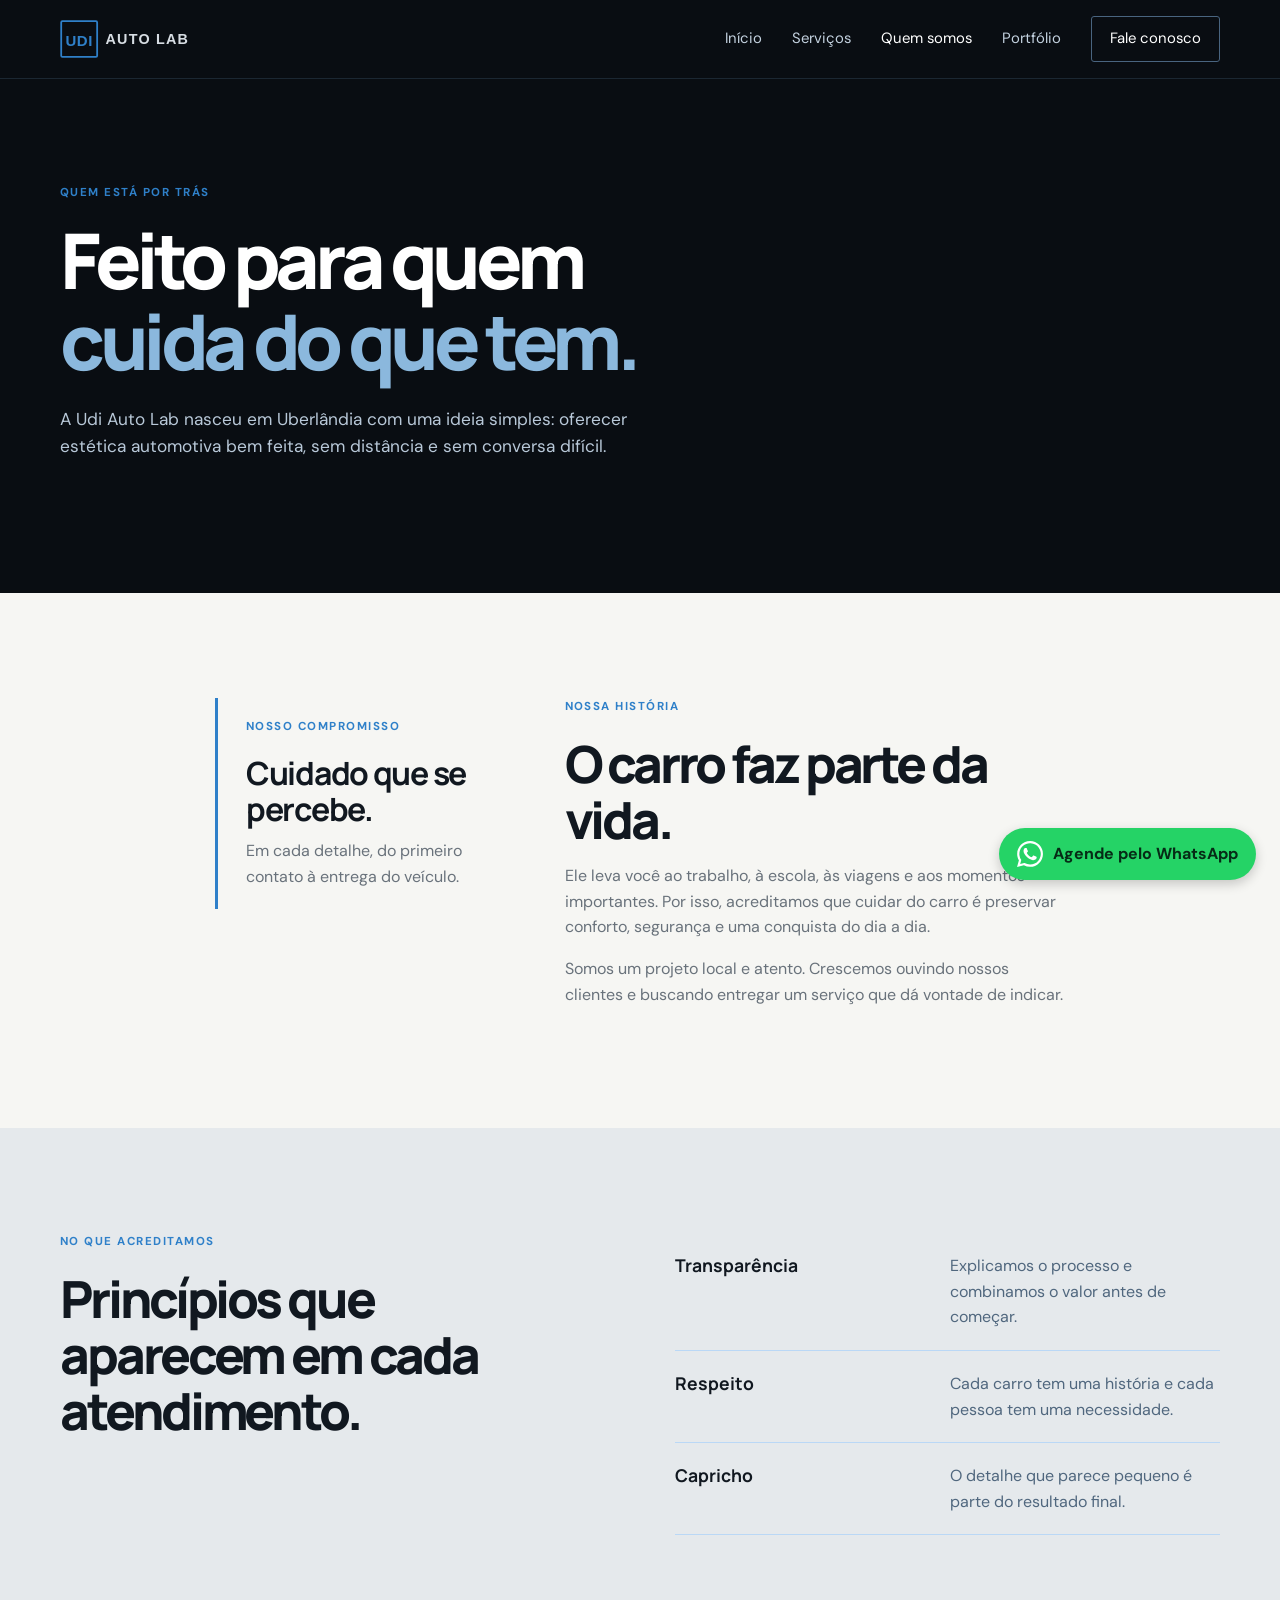
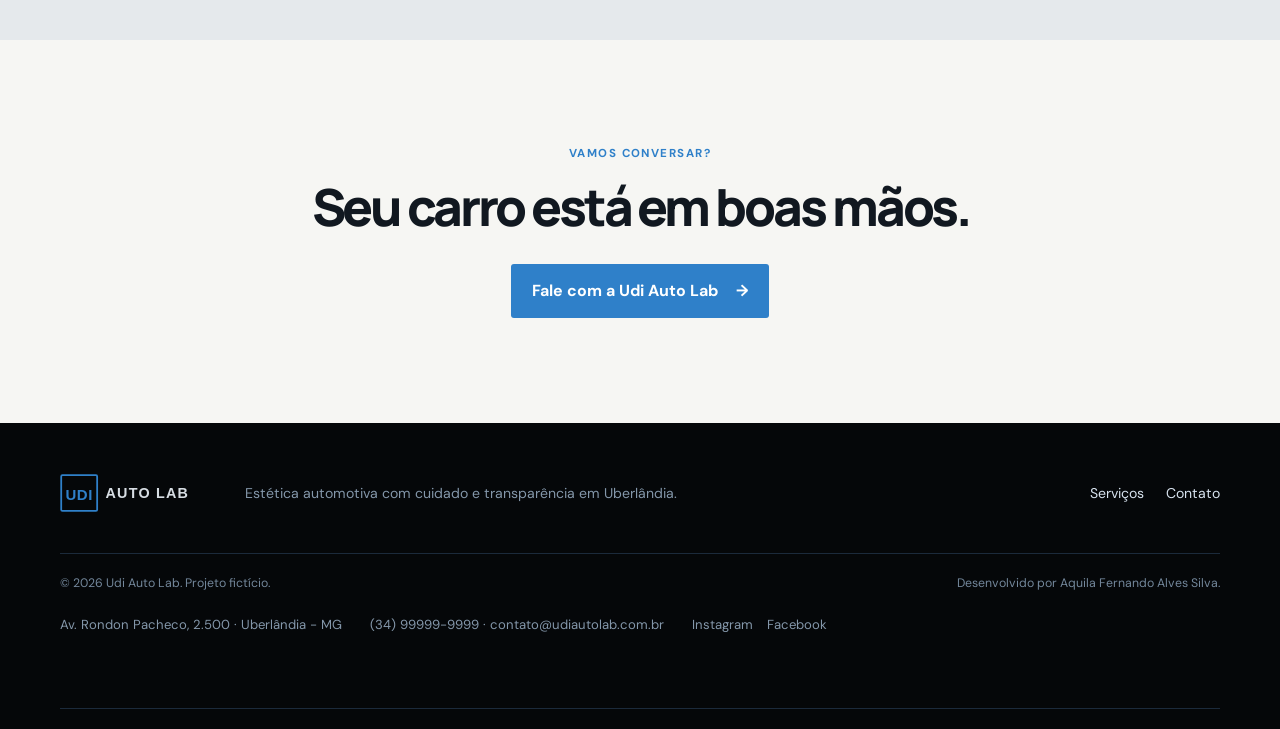
<file: quem-somos.html>
<!doctype html>
<html lang="pt-BR">
  <head>
    <meta charset="UTF-8" />
    <meta name="viewport" content="width=device-width, initial-scale=1" />
    <meta
      name="description"
      content="Saiba como nasceu a Udi Auto Lab, estética automotiva de Uberlândia que acredita em cuidado acessível e atendimento próximo."
    />
    <meta name="author" content="Aquila Fernando Alves Silva" />
    <meta name="theme-color" content="#07111f" />
    <link rel="icon" href="assets/logo.svg" type="image/svg+xml" />
    <link rel="stylesheet" href="css/styles.css" />
    <title>Quem somos | Udi Auto Lab</title>
  </head>
  <body>
    <a class="skip-link" href="#conteudo">Pular para o conteúdo</a>
    <header class="site-header">
      <div class="container header-inner">
        <a
          class="brand"
          href="index.html"
          aria-label="Udi Auto Lab, página inicial"
          ><img
            src="assets/logo.svg"
            alt="Udi Auto Lab"
            width="145"
            height="38" /></a
        ><button
          class="menu-toggle"
          type="button"
          aria-expanded="false"
          aria-controls="menu-principal"
        >
          Menu
        </button>
        <nav
          id="menu-principal"
          class="main-nav"
          aria-label="Navegação principal"
        >
          <a href="index.html">Início</a><a href="servicos.html">Serviços</a
          ><a class="is-active" href="quem-somos.html" aria-current="page"
            >Quem somos</a
          ><a class="nav-cta" href="contato.html">Fale conosco</a>
        </nav>
      </div>
    </header>
    <main id="conteudo">
      <section class="page-intro">
        <div class="container">
          <p class="eyebrow">Quem está por trás</p>
          <h1>Feito para quem<br /><span>cuida do que tem.</span></h1>
          <p>
            A Udi Auto Lab nasceu em Uberlândia com uma ideia simples: oferecer
            estética automotiva bem feita, sem distância e sem conversa difícil.
          </p>
        </div>
      </section>
      <section class="section section-light">
        <div class="container story-grid">
          <div class="story-highlight">
            <p class="eyebrow">Nosso compromisso</p>
            <strong>Cuidado que se percebe.</strong>
            <p>Em cada detalhe, do primeiro contato à entrega do veículo.</p>
          </div>
          <div>
            <p class="eyebrow">Nossa história</p>
            <h2>O carro faz parte da vida.</h2>
            <p>
              Ele leva você ao trabalho, à escola, às viagens e aos momentos
              importantes. Por isso, acreditamos que cuidar do carro é preservar
              conforto, segurança e uma conquista do dia a dia.
            </p>
            <p>
              Somos um projeto local e atento. Crescemos ouvindo nossos clientes
              e buscando entregar um serviço que dá vontade de indicar.
            </p>
          </div>
        </div>
      </section>
      <section class="section section-blue">
        <div class="container values-grid">
          <div>
            <p class="eyebrow">No que acreditamos</p>
            <h2>Princípios que aparecem em cada atendimento.</h2>
          </div>
          <div class="value-list">
            <div>
              <b>Transparência</b
              ><span
                >Explicamos o processo e combinamos o valor antes de
                começar.</span
              >
            </div>
            <div>
              <b>Respeito</b
              ><span
                >Cada carro tem uma história e cada pessoa tem uma
                necessidade.</span
              >
            </div>
            <div>
              <b>Capricho</b
              ><span
                >O detalhe que parece pequeno é parte do resultado final.</span
              >
            </div>
          </div>
        </div>
      </section>
      <section class="section section-light">
        <div class="container center-content">
          <p class="eyebrow">Vamos conversar?</p>
          <h2>Seu carro está em boas mãos.</h2>
          <a class="button button-primary" href="contato.html"
            >Fale com a Udi Auto Lab <span aria-hidden="true">→</span></a
          >
        </div>
      </section>
    </main>
    <footer class="site-footer">
      <div class="container footer-top">
        <a class="brand" href="index.html"
          ><img
            src="assets/logo.svg"
            alt="Udi Auto Lab"
            width="145"
            height="38"
        /></a>
        <p>Estética automotiva com cuidado e transparência em Uberlândia.</p>
        <div class="footer-links">
          <a href="servicos.html">Serviços</a><a href="contato.html">Contato</a>
        </div>
      </div>
      <div class="container footer-bottom">
        <span>© 2026 Udi Auto Lab. Projeto fictício.</span
        ><span>Desenvolvido por Aquila Fernando Alves Silva.</span>
      </div>
    </footer>
    <script src="js/main.js" defer></script>
  </body>
</html>
</file>
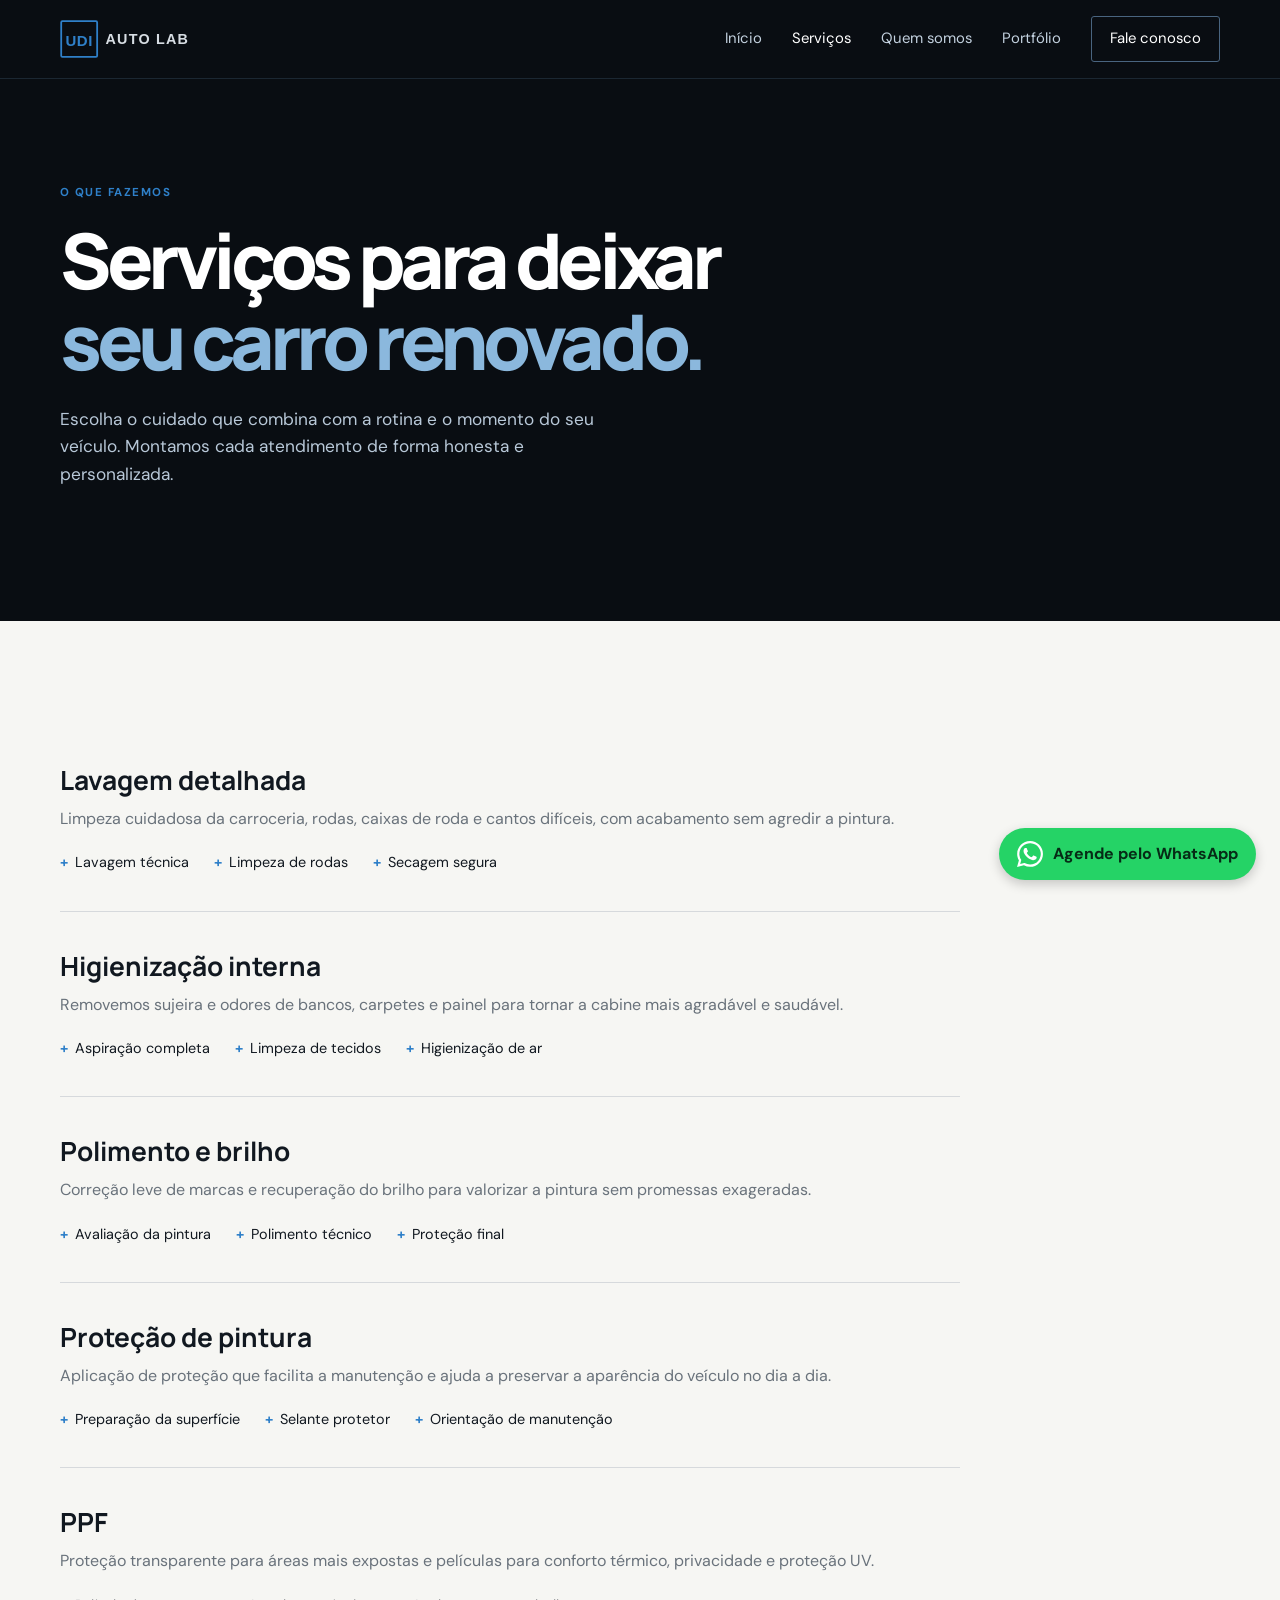
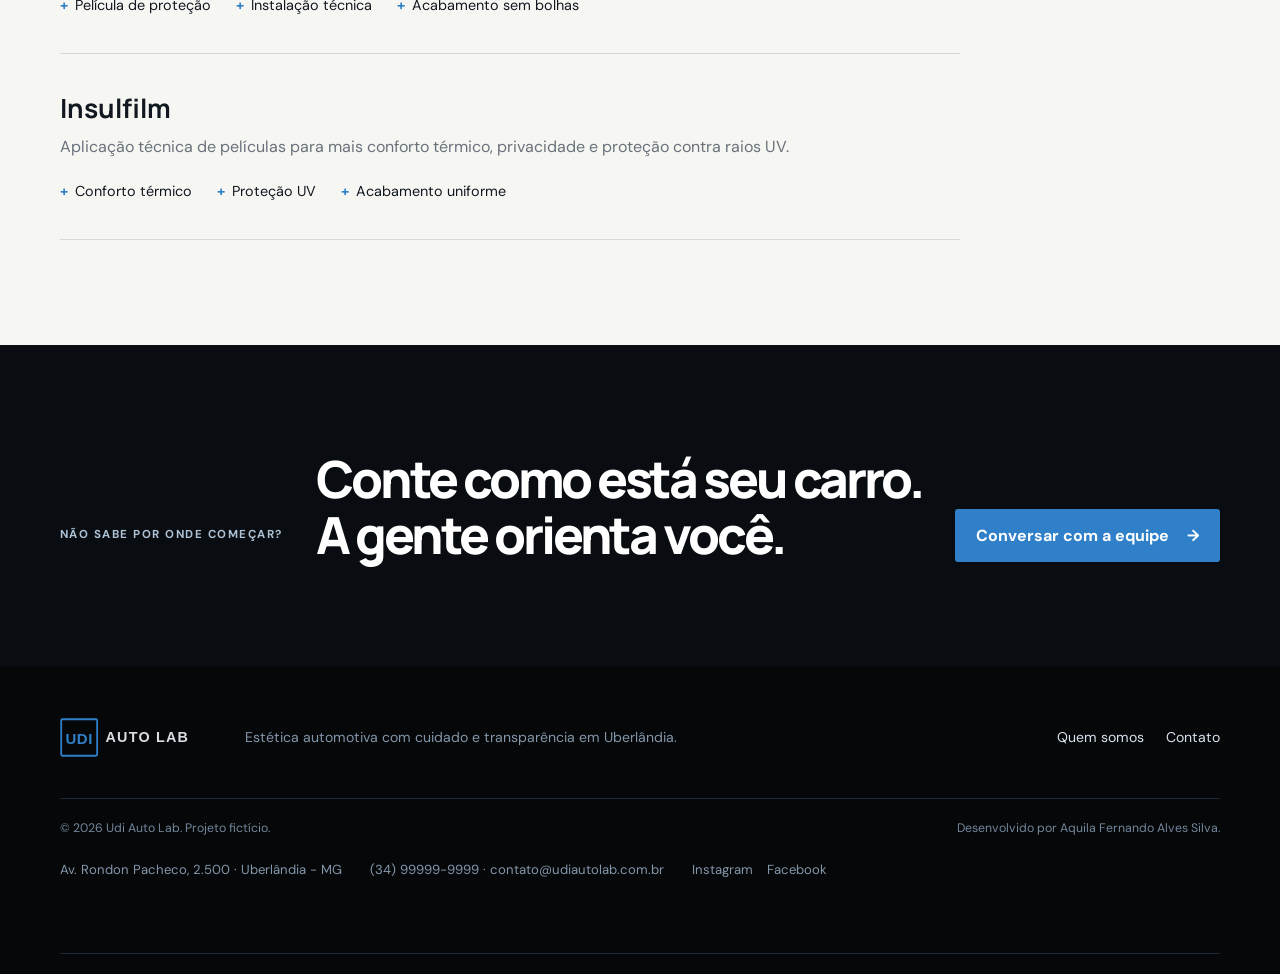
<file: servicos.html>
<!doctype html>
<html lang="pt-BR">
  <head>
    <meta charset="UTF-8" />
    <meta name="viewport" content="width=device-width, initial-scale=1" />
    <meta
      name="description"
      content="Conheça os serviços de estética automotiva da Udi Auto Lab em Uberlândia: lavagem detalhada, higienização, polimento e proteção."
    />
    <meta name="author" content="Aquila Fernando Alves Silva" />
    <meta name="theme-color" content="#07111f" />
    <link rel="icon" href="assets/logo.svg" type="image/svg+xml" />
    <link rel="stylesheet" href="css/styles.css" />
    <title>Serviços | Udi Auto Lab</title>
  </head>
  <body>
    <a class="skip-link" href="#conteudo">Pular para o conteúdo</a>
    <header class="site-header">
      <div class="container header-inner">
        <a
          class="brand"
          href="index.html"
          aria-label="Udi Auto Lab, página inicial"
          ><img
            src="assets/logo.svg"
            alt="Udi Auto Lab"
            width="145"
            height="38" /></a
        ><button
          class="menu-toggle"
          type="button"
          aria-expanded="false"
          aria-controls="menu-principal"
        >
          Menu
        </button>
        <nav
          id="menu-principal"
          class="main-nav"
          aria-label="Navegação principal"
        >
          <a href="index.html">Início</a
          ><a class="is-active" href="servicos.html" aria-current="page"
            >Serviços</a
          ><a href="quem-somos.html">Quem somos</a
          ><a class="nav-cta" href="contato.html">Fale conosco</a>
        </nav>
      </div>
    </header>
    <main id="conteudo">
      <section class="page-intro">
        <div class="container">
          <p class="eyebrow">O que fazemos</p>
          <h1>Serviços para deixar<br /><span>seu carro renovado.</span></h1>
          <p>
            Escolha o cuidado que combina com a rotina e o momento do seu
            veículo. Montamos cada atendimento de forma honesta e personalizada.
          </p>
        </div>
      </section>
      <section class="section section-light">
        <div class="container service-list">
          <article id="lavagem" class="service-row">
            <div>
              <h2>Lavagem detalhada</h2>
              <p>
                Limpeza cuidadosa da carroceria, rodas, caixas de roda e cantos
                difíceis, com acabamento sem agredir a pintura.
              </p>
              <ul>
                <li>Lavagem técnica</li>
                <li>Limpeza de rodas</li>
                <li>Secagem segura</li>
              </ul>
            </div>
          </article>
          <article id="higienizacao" class="service-row">
            <div>
              <h2>Higienização interna</h2>
              <p>
                Removemos sujeira e odores de bancos, carpetes e painel para
                tornar a cabine mais agradável e saudável.
              </p>
              <ul>
                <li>Aspiração completa</li>
                <li>Limpeza de tecidos</li>
                <li>Higienização de ar</li>
              </ul>
            </div>
          </article>
          <article id="polimento" class="service-row">
            <div>
              <h2>Polimento e brilho</h2>
              <p>
                Correção leve de marcas e recuperação do brilho para valorizar a
                pintura sem promessas exageradas.
              </p>
              <ul>
                <li>Avaliação da pintura</li>
                <li>Polimento técnico</li>
                <li>Proteção final</li>
              </ul>
            </div>
          </article>
          <article id="vitrificacao" class="service-row">
            <div>
              <h2>Proteção de pintura</h2>
              <p>
                Aplicação de proteção que facilita a manutenção e ajuda a
                preservar a aparência do veículo no dia a dia.
              </p>
              <ul>
                <li>Preparação da superfície</li>
                <li>Selante protetor</li>
                <li>Orientação de manutenção</li>
              </ul>
            </div>
          </article>
          <article id="ppf" class="service-row">
            <div>
              <h2>PPF</h2>
              <p>Proteção transparente para áreas mais expostas e películas para conforto térmico, privacidade e proteção UV.</p>
              <ul><li>Película de proteção</li><li>Instalação técnica</li><li>Acabamento sem bolhas</li></ul>
            </div>
          </article>
          <article id="insulfilm" class="service-row">
            <div>
              <h2>Insulfilm</h2>
              <p>Aplicação técnica de películas para mais conforto térmico, privacidade e proteção contra raios UV.</p>
              <ul><li>Conforto térmico</li><li>Proteção UV</li><li>Acabamento uniforme</li></ul>
            </div>
          </article>
        </div>
      </section>
      <section class="section section-dark">
        <div class="container callout">
          <p class="eyebrow">Não sabe por onde começar?</p>
          <h2>
            Conte como está seu carro.<br />
            A gente orienta você.
          </h2>
          <a class="button button-primary" href="contato.html"
            >Conversar com a equipe <span aria-hidden="true">→</span></a
          >
        </div>
      </section>
    </main>
    <footer class="site-footer">
      <div class="container footer-top">
        <a class="brand" href="index.html"
          ><img
            src="assets/logo.svg"
            alt="Udi Auto Lab"
            width="145"
            height="38"
        /></a>
        <p>Estética automotiva com cuidado e transparência em Uberlândia.</p>
        <div class="footer-links">
          <a href="quem-somos.html">Quem somos</a
          ><a href="contato.html">Contato</a>
        </div>
      </div>
      <div class="container footer-bottom">
        <span>© 2026 Udi Auto Lab. Projeto fictício.</span
        ><span>Desenvolvido por Aquila Fernando Alves Silva.</span>
      </div>
    </footer>
    <script src="js/main.js" defer></script>
  </body>
</html>
</file>
<file: css/styles.css>
@import url("https://fonts.googleapis.com/css2?family=DM+Sans:wght@400;500;600;700&family=Manrope:wght@600;700;800&display=swap");
:root {
  --navy: #07111f;
  --navy-light: #0d1e33;
  --blue: #2f8cff;
  --blue-light: #8fc5ff;
  --white: #f8fbff;
  --ink: #102033;
  --muted: #607083;
  --line: #dce6ef;
  --container: 1160px;
  --radius: 18px;
}
* {
  box-sizing: border-box;
}
html {
  scroll-behavior: smooth;
}
body {
  margin: 0;
  color: var(--ink);
  font-family: "DM Sans", Arial, sans-serif;
  line-height: 1.6;
  background: var(--white);
}
a {
  color: inherit;
  text-decoration: none;
}
button,
input,
select,
textarea {
  font: inherit;
}
.container {
  width: min(var(--container), calc(100% - 48px));
  margin: auto;
}
.skip-link {
  position: absolute;
  left: 16px;
  top: -60px;
  background: var(--blue);
  color: #fff;
  padding: 10px 16px;
  z-index: 10;
}
.skip-link:focus {
  top: 16px;
}
.site-header {
  background: var(--navy);
  color: #fff;
}
.header-inner {
  display: flex;
  align-items: center;
  justify-content: space-between;
  min-height: 78px;
}
.brand {
  display: flex;
  align-items: center;
  gap: 10px;
  font-weight: 500;
  letter-spacing: -0.02em;
}
.brand img {
  width: 145px;
  height: auto;
}
.brand strong {
  font-weight: 800;
}
.main-nav {
  display: flex;
  align-items: center;
  gap: 30px;
  font-size: 0.93rem;
  color: #c3d1df;
}
.main-nav a {
  transition: color 0.2s;
}
.main-nav a:hover,
.main-nav .is-active {
  color: #fff;
}
.nav-cta {
  padding: 10px 18px;
  border: 1px solid #49647f;
  border-radius: 99px;
  color: #fff !important;
}
.menu-toggle {
  display: none;
  background: none;
  color: #fff;
  border: 1px solid #49647f;
  border-radius: 8px;
  padding: 7px 11px;
}
.hero {
  background: var(--navy);
  color: #fff;
  overflow: hidden;
}
.hero-grid {
  display: grid;
  grid-template-columns: 1fr 1fr;
  min-height: 600px;
  align-items: center;
  gap: 40px;
}
.eyebrow {
  text-transform: uppercase;
  letter-spacing: 0.13em;
  font-size: 0.72rem;
  font-weight: 700;
  color: var(--blue);
  margin: 0 0 18px;
}
.hero h1,
.page-intro h1,
.contact-section h1 {
  font:
    800 clamp(2.7rem, 6vw, 5.3rem)/1.05 Manrope,
    Arial,
    sans-serif;
  letter-spacing: -0.07em;
  margin: 0 0 24px;
}
.hero h1 span,
.page-intro h1 span,
.contact-section h1 span {
  color: var(--blue-light);
}
.hero-text {
  max-width: 550px;
  color: #b8c8d8;
  font-size: 1.08rem;
}
.button-group {
  display: flex;
  gap: 12px;
  flex-wrap: wrap;
  margin: 30px 0;
}
.button {
  display: inline-flex;
  justify-content: center;
  align-items: center;
  gap: 18px;
  border-radius: 99px;
  padding: 13px 20px;
  font-weight: 700;
  border: 1px solid transparent;
  transition:
    transform 0.2s,
    background 0.2s;
}
.button:hover {
  transform: translateY(-2px);
}
.button-primary {
  background: var(--blue);
  color: white;
}
.button-primary:hover {
  background: #197be8;
}
.button-ghost {
  border-color: #4b6783;
  color: #fff;
}
.hero-proof {
  display: flex;
  gap: 28px;
  color: #8296aa;
  font-size: 0.82rem;
}
.hero-proof strong {
  color: #fff;
  margin-right: 7px;
}
.hero-visual {
  position: relative;
  min-height: 480px;
  display: flex;
  align-items: center;
  justify-content: center;
}
.glow {
  position: absolute;
  width: 380px;
  height: 380px;
  background: radial-gradient(circle, #1473d4 0%, transparent 68%);
  opacity: 0.45;
}
.hero-car {
  position: relative;
  width: 90%;
  height: auto;
  filter: drop-shadow(0 15px 30px #020a14);
}
.visual-card {
  position: absolute;
  top: 65px;
  right: 0;
  background: #102a47;
  border: 1px solid #31506e;
  padding: 13px 17px;
  border-radius: 10px;
  font-size: 0.75rem;
  text-transform: uppercase;
  letter-spacing: 0.1em;
  color: #9fcaef;
  z-index: 1;
}
.visual-card strong {
  display: block;
  color: #fff;
  font-size: 0.95rem;
  letter-spacing: 0;
  text-transform: none;
}
.visual-line {
  position: absolute;
  bottom: 78px;
  width: 95%;
  height: 1px;
  background: linear-gradient(90deg, transparent, var(--blue), transparent);
}
.section {
  padding: 105px 0;
}
.section-light {
  background: var(--white);
}
.section-dark {
  background: var(--navy);
  color: #fff;
}
.section-blue {
  background: #e7f2ff;
}
.section-heading {
  display: flex;
  justify-content: space-between;
  gap: 50px;
  margin-bottom: 45px;
}
.section-heading h2,
.split-banner h2,
.callout h2,
.story-grid h2,
.values-grid h2,
.center-content h2 {
  font: 800 clamp(2rem, 4vw, 3.5rem)/1.1 Manrope;
  margin: 0;
  letter-spacing: -0.06em;
}
.section-heading > p {
  max-width: 300px;
  color: var(--muted);
}
.feature-grid {
  display: grid;
  grid-template-columns: repeat(3, 1fr);
  gap: 18px;
}
.feature-card {
  border-top: 2px solid var(--line);
  padding: 25px 15px;
}
.feature-number,
.service-index {
  font-weight: 700;
  color: var(--blue);
  font-size: 0.8rem;
  letter-spacing: 0.08em;
}
.feature-card h3 {
  font: 700 1.25rem Manrope;
  margin: 28px 0 8px;
}
.feature-card p,
.service-row p {
  color: var(--muted);
  margin: 0;
}
.split-banner {
  display: grid;
  grid-template-columns: 1fr 1fr;
  gap: 70px;
  align-items: end;
}
.split-banner p,
.callout p {
  color: #aec2d6;
  max-width: 450px;
}
.text-link {
  color: var(--blue-light);
  font-weight: 700;
  display: inline-block;
  margin-top: 15px;
}
.site-footer {
  background: #040b14;
  color: #d8e3ef;
  padding: 45px 0 20px;
  font-size: 0.88rem;
}
.footer-top {
  display: flex;
  align-items: center;
  gap: 40px;
  border-bottom: 1px solid #1b2a3b;
  padding-bottom: 35px;
}
.footer-top > p {
  color: #8497aa;
  flex: 1;
}
.footer-links {
  display: flex;
  gap: 22px;
}
.footer-links a:hover {
  color: var(--blue-light);
}
.footer-bottom {
  display: flex;
  justify-content: space-between;
  gap: 15px;
  color: #73879b;
  padding-top: 20px;
  font-size: 0.77rem;
}
.page-intro {
  background: var(--navy);
  color: white;
  padding: 105px 0 115px;
}
.page-intro p:last-child {
  max-width: 570px;
  color: #b8c8d8;
  font-size: 1.08rem;
}
.service-list {
  max-width: 970px;
}
.service-row {
  display: grid;
  grid-template-columns: 70px 1fr 130px;
  gap: 28px;
  padding: 36px 0;
  border-bottom: 1px solid var(--line);
  align-items: start;
}
.service-row h2 {
  font: 700 1.55rem Manrope;
  margin: 0 0 8px;
}
.service-row ul {
  display: flex;
  flex-wrap: wrap;
  gap: 8px 25px;
  padding: 0;
  margin: 20px 0 0;
  list-style: none;
  color: var(--ink);
  font-size: 0.9rem;
}
.service-row li:before {
  content: "+";
  color: var(--blue);
  font-weight: 700;
  margin-right: 7px;
}
.service-tag {
  text-align: right;
  color: var(--muted);
  font-size: 0.75rem;
  font-weight: 500;
}
.service-tag b {
  color: var(--ink);
  font-size: 1.25rem;
}
.callout {
  display: flex;
  justify-content: space-between;
  align-items: end;
  gap: 30px;
}
.story-grid {
  display: grid;
  grid-template-columns: 220px 1fr;
  gap: 80px;
  max-width: 850px;
}
.story-mark {
  font: 800 7rem/0.68 Manrope;
  color: var(--blue);
  letter-spacing: -0.2em;
  opacity: 0.9;
}
.story-mark span {
  color: var(--ink);
}
.story-grid p:not(.eyebrow) {
  max-width: 650px;
  color: var(--muted);
}
.values-grid {
  display: grid;
  grid-template-columns: 1fr 1fr;
  gap: 70px;
}
.value-list > div {
  padding: 20px 0;
  border-bottom: 1px solid #bad8f6;
  display: flex;
  justify-content: space-between;
  gap: 20px;
}
.value-list b {
  font: 700 1.1rem Manrope;
}
.value-list span {
  color: #50677e;
  max-width: 270px;
}
.center-content {
  text-align: center;
}
.center-content .eyebrow {
  margin-bottom: 14px;
}
.center-content .button {
  margin-top: 30px;
}
.contact-section {
  background: var(--navy);
  color: #fff;
  padding: 90px 0;
}
.contact-grid {
  display: grid;
  grid-template-columns: 1fr 1fr;
  gap: 80px;
  align-items: start;
}
.contact-details {
  border-top: 1px solid #29405a;
  margin-top: 45px;
  padding-top: 20px;
  display: grid;
  gap: 18px;
}
.contact-details span {
  display: block;
  color: #86a0ba;
  font-size: 0.75rem;
  text-transform: uppercase;
  letter-spacing: 0.1em;
}
.contact-details strong {
  font-size: 1rem;
}
.form-card {
  background: #fff;
  color: var(--ink);
  border-radius: var(--radius);
  padding: 35px;
  box-shadow: 0 20px 60px #0004;
}
.form-card h2 {
  font: 700 1.6rem Manrope;
  margin: 0;
}
.form-intro {
  color: var(--muted);
  font-size: 0.9rem;
  margin: 5px 0 25px;
}
.field {
  margin: 15px 0;
}
.field label {
  display: block;
  font-size: 0.85rem;
  font-weight: 700;
  margin-bottom: 6px;
}
.field label span {
  font-weight: 400;
  color: var(--muted);
}
input,
select,
textarea {
  width: 100%;
  border: 1px solid #cad8e4;
  border-radius: 8px;
  padding: 11px 12px;
  color: var(--ink);
  background: #fff;
}
textarea {
  resize: vertical;
}
input:focus,
select:focus,
textarea:focus {
  outline: 3px solid #b4d8ff;
  border-color: var(--blue);
}
.field-error {
  display: block;
  color: #c43838;
  font-size: 0.76rem;
  min-height: 17px;
}
.consent {
  display: flex;
  align-items: flex-start;
  gap: 9px;
  font-size: 0.78rem;
  color: var(--muted);
  margin: 13px 0;
}
.consent input {
  width: auto;
  margin-top: 4px;
}
.consent a {
  color: #1766af;
  text-decoration: underline;
}
.button-full {
  width: 100%;
  cursor: pointer;
}
.form-status {
  font-size: 0.85rem;
  margin: 15px 0 0;
  text-align: center;
  min-height: 1.4em;
}
.form-status.is-success {
  color: #167548;
}
.form-status.is-error {
  color: #b32e2e;
}
.privacy-note {
  background: #e7f2ff;
  padding: 40px 0;
}
.privacy-note h2 {
  font: 700 1.2rem Manrope;
}
.privacy-note p {
  max-width: 800px;
  color: #50677e;
  font-size: 0.9rem;
}
@media (max-width: 1023px) {
  .hero-grid {
    min-height: 520px;
  }
  .hero h1 {
    font-size: 4rem;
  }
  .section {
    padding: 80px 0;
  }
  .container {
    width: min(var(--container), calc(100% - 56px));
  }
  .hero-visual {
    min-height: 380px;
  }
  .contact-grid {
    gap: 40px;
  }
}
@media (max-width: 767px) {
  .container {
    width: calc(100% - 40px);
  }
  .header-inner {
    min-height: 68px;
  }
  .brand img {
    width: 132px;
  }
  .menu-toggle {
    display: block;
  }
  .main-nav {
    display: none;
    position: absolute;
    top: 68px;
    left: 0;
    right: 0;
    background: var(--navy-light);
    padding: 18px 20px;
    flex-direction: column;
    align-items: stretch;
    gap: 0;
    z-index: 5;
    box-shadow: 0 15px 25px #0004;
  }
  .main-nav.is-open {
    display: flex;
  }
  .main-nav a {
    padding: 12px 0;
  }
  .nav-cta {
    text-align: center;
    margin-top: 8px;
  }
  .hero-grid,
  .split-banner,
  .contact-grid,
  .values-grid {
    grid-template-columns: 1fr;
  }
  .hero-grid {
    padding-top: 65px;
  }
  .hero h1,
  .page-intro h1,
  .contact-section h1 {
    font-size: 3.1rem;
  }
  .hero-visual {
    min-height: 260px;
  }
  .visual-card {
    top: 25px;
  }
  .hero-proof {
    flex-direction: column;
    gap: 8px;
  }
  .section-heading {
    display: block;
  }
  .section-heading > p {
    margin-top: 18px;
  }
  .feature-grid {
    grid-template-columns: 1fr;
    gap: 8px;
  }
  .section {
    padding: 70px 0;
  }
  .split-banner {
    gap: 30px;
  }
  .footer-top,
  .footer-bottom {
    flex-direction: column;
    align-items: flex-start;
    gap: 18px;
  }
  .page-intro {
    padding: 70px 0 80px;
  }
  .service-row {
    grid-template-columns: 35px 1fr;
    gap: 12px;
  }
  .service-tag {
    grid-column: 2;
    text-align: left;
  }
  .story-grid {
    grid-template-columns: 1fr;
    gap: 30px;
  }
  .story-mark {
    font-size: 5rem;
  }
  .callout {
    display: block;
  }
  .callout .button {
    margin-top: 25px;
  }
  .form-card {
    padding: 24px;
  }
  .contact-section {
    padding: 70px 0;
  }
  .contact-details {
    margin-top: 30px;
  }
}
@media (min-width: 1440px) {
  :root {
    --container: 1280px;
  }
  .hero-grid {
    min-height: 680px;
  }
  .hero h1 {
    font-size: 5.7rem;
  }
  .section {
    padding: 130px 0;
  }
}

/* Ajustes visuais: acabamento mais editorial, sóbrio e orientado aos serviços. */
:root {
  --navy: #090d12;
  --navy-light: #151c25;
  --blue: #2f80c9;
  --blue-light: #8bb8dd;
  --white: #f6f6f3;
  --ink: #111820;
  --muted: #69727b;
  --line: #d6d9dc;
  --radius: 4px;
}
.button,
.nav-cta {
  border-radius: 3px;
}
.form-card,
.feature-card {
  border-radius: 2px;
}
.hero {
  background: #090d12;
}
.hero h1 span,
.page-intro h1 span,
.contact-section h1 span {
  color: #8bb8dd;
}
.eyebrow {
  color: #2f80c9;
}
.button-primary {
  background: #2f80c9;
}
.button-ghost {
  border-color: #74818c;
}

/* Componentes da experiência institucional */
.site-header {
  position: sticky;
  top: 0;
  z-index: 20;
  border-bottom: 1px solid #1b2732;
}
.hero-home {
  background: radial-gradient(circle at 78% 38%, #1b354b 0, #090d12 42%);
}
.hero-image {
  width: 100%;
  height: 500px;
  object-fit: cover;
  border-radius: 2px;
  opacity: 0.8;
}
.hero-overlay {
  position: absolute;
  inset: 0;
  background: linear-gradient(90deg, transparent 35%, #090d1266 100%);
}
.service-cards {
  display: grid;
  grid-template-columns: repeat(3, 1fr);
  gap: 1px;
  background: var(--line);
  border: 1px solid var(--line);
}
.service-card {
  background: var(--white);
  min-height: 245px;
  padding: 28px;
  transition: transform 0.2s, background 0.2s;
}
.service-card:hover { transform: translateY(-5px); background: #fff; }
.service-icon, .feature-number {
  color: var(--blue);
  font-size: 0.75rem;
  font-weight: 700;
  letter-spacing: 0.1em;
}
.service-card h3 { font: 700 1.3rem Manrope; margin: 30px 0 8px; }
.service-card p { color: var(--muted); margin: 0 0 28px; }
.service-card .text-link { font-size: 0.84rem; }
.feature-grid-five { grid-template-columns: repeat(5, 1fr); }
.feature-grid-five .feature-card { padding: 20px 12px; }
.feature-grid-five .feature-card h3 { font-size: 1rem; margin-top: 18px; }
.feature-grid-five .feature-card p { font-size: 0.88rem; }
.gallery-grid, .portfolio-grid { display: grid; grid-template-columns: 1.35fr 1fr 1fr; gap: 14px; }
.portfolio-grid { grid-template-columns: repeat(3, 1fr); }
.gallery-item { border: 0; padding: 0; background: none; cursor: zoom-in; overflow: hidden; min-height: 230px; }
.gallery-item img { width: 100%; height: 100%; min-height: 230px; object-fit: cover; display: block; transition: transform 0.4s, filter 0.4s; }
.gallery-item:hover img { transform: scale(1.04); filter: brightness(0.8); }
.gallery-wide { grid-row: span 2; }
.gallery-wide img { min-height: 474px; }
.testimonials h2 { margin-bottom: 42px; }
.testimonial-grid { display: grid; grid-template-columns: repeat(3, 1fr); gap: 18px; }
.testimonial-grid blockquote { border-top: 1px solid #3a4a5a; padding: 25px 0; margin: 0; }
.stars { color: var(--blue-light); letter-spacing: 0.14em; }
.testimonial-grid blockquote p { color: #d0dbe5; min-height: 88px; }
.testimonial-grid cite { font-style: normal; font-weight: 700; }
.testimonial-grid cite span { display: block; color: #8296aa; font-size: 0.8rem; font-weight: 400; margin-top: 4px; }
.split-media { display: grid; grid-template-columns: 1fr 1fr; gap: 80px; align-items: center; }
.split-media h2, .faq-layout h2, .location-grid h2, .before-after h2 { font: 800 clamp(2rem, 4vw, 3.5rem)/1.1 Manrope; letter-spacing: -0.06em; margin: 0 0 22px; }
.split-media p:not(.eyebrow) { color: var(--muted); max-width: 500px; margin-bottom: 28px; }
.split-media img { width: 100%; height: 440px; object-fit: cover; }
.faq-layout, .before-after { display: grid; grid-template-columns: 0.8fr 1.2fr; gap: 100px; }
.faq-list details { border-top: 1px solid #bad8f6; padding: 20px 0; }
.faq-list details:last-child { border-bottom: 1px solid #bad8f6; }
.faq-list summary { cursor: pointer; font: 700 1.05rem Manrope; list-style: none; display: flex; justify-content: space-between; gap: 20px; }
.faq-list summary::-webkit-details-marker { display: none; }
.faq-list summary::after { content: "+"; color: var(--blue); font-size: 1.4rem; font-weight: 400; }
.faq-list details[open] summary::after { content: "−"; }
.faq-list details p { color: #50677e; max-width: 620px; margin: 14px 0 0; }
.final-cta { padding: 80px 0; }
.location-section { background: #e7f2ff; padding: 90px 0; }
.location-grid { display: grid; grid-template-columns: 0.8fr 1.2fr; gap: 80px; align-items: center; }
.location-grid p:not(.eyebrow) { color: #50677e; }
.location-grid iframe { width: 100%; min-height: 330px; border: 0; filter: grayscale(1); }
.lightbox { position: fixed; inset: 0; z-index: 50; display: none; align-items: center; justify-content: center; padding: 30px; background: #02070dcc; }
.lightbox.is-visible { display: flex; }
.lightbox img { max-width: min(100%, 1100px); max-height: 85vh; object-fit: contain; }
.lightbox button { position: absolute; top: 18px; right: 24px; border: 0; background: none; color: white; font-size: 2.5rem; cursor: pointer; }
.lightbox-open { overflow: hidden; }
.whatsapp-button { position: fixed; right: 24px; bottom: 20px; z-index: 30; display: inline-flex; align-items: center; gap: 10px; min-height: 52px; padding: 12px 18px; border-radius: 50px; background: #25d366; color: #062b16; font-weight: 700; box-shadow: 0 4px 12px #0003; transition: transform 0.2s, box-shadow 0.2s; animation: whatsapp-pulse 3s ease-in-out infinite; }
.whatsapp-button:hover { transform: scale(1.05); box-shadow: 0 8px 24px #0004; }
.whatsapp-button svg { width: 26px; height: 26px; fill: #fff; }
@keyframes whatsapp-pulse { 0%, 75%, 100% { box-shadow: 0 4px 12px #0003; } 82% { box-shadow: 0 4px 12px #0003, 0 0 0 8px #25d36633; } }
.filter-row { display: flex; flex-wrap: wrap; gap: 9px; margin-bottom: 35px; }
.filter-button { border: 1px solid var(--line); background: transparent; color: var(--muted); padding: 9px 15px; cursor: pointer; border-radius: 2px; }
.filter-button:hover, .filter-button.is-selected { background: var(--navy); color: white; border-color: var(--navy); }
.before-after { align-items: center; }
.before-after > div:first-child p:not(.eyebrow) { color: #50677e; }
.comparison { position: relative; height: 400px; overflow: hidden; background: url("https://images.unsplash.com/photo-1550355291-bbee04a92027?auto=format&fit=crop&w=1000&q=85") center/cover; }
.comparison-after { position: absolute; inset: 0 0 0 var(--comparison-position, 52%); background: url("https://images.unsplash.com/photo-1552519507-da3b142c6e3d?auto=format&fit=crop&w=1000&q=85") center/cover; border-left: 2px solid white; }
.comparison input { position: absolute; inset: 0; width: 100%; height: 100%; opacity: 0; cursor: ew-resize; }
.comparison input:focus { outline: 3px solid var(--blue); }
.comparison-labels { position: absolute; inset: 16px; display: flex; justify-content: space-between; color: white; font-size: 0.7rem; text-transform: uppercase; letter-spacing: 0.1em; pointer-events: none; }
.footer-contact { display: flex; flex-wrap: wrap; gap: 18px 28px; padding: 20px 0; border-bottom: 1px solid #1b2a3b; color: #8497aa; font-size: 0.82rem; }
.footer-social { display: flex; gap: 14px; }
.footer-social a:hover { color: var(--blue-light); }
.footer-contact iframe { width: 180px; height: 74px; border: 0; filter: grayscale(1); opacity: 0.75; }
@media (max-width: 767px) {
  .hero-image { height: 280px; }
  .service-cards, .portfolio-grid { grid-template-columns: 1fr; }
  .service-card { min-height: 205px; }
  .feature-grid-five { grid-template-columns: 1fr 1fr; }
  .gallery-grid { grid-template-columns: 1fr 1fr; }
  .gallery-wide { grid-column: span 2; grid-row: auto; }
  .gallery-wide img { min-height: 260px; }
  .testimonial-grid, .split-media, .faq-layout, .location-grid, .before-after { grid-template-columns: 1fr; gap: 35px; }
  .split-media img { height: 300px; }
  .comparison { height: 280px; }
  .whatsapp-button { right: 20px; bottom: 20px; width: 52px; height: 52px; min-height: 52px; padding: 12px; justify-content: center; }
  .whatsapp-button span { display: none; }
}
@media (min-width: 768px) and (max-width: 1023px) {
  .service-cards { grid-template-columns: repeat(2, 1fr); }
  .feature-grid-five { grid-template-columns: repeat(3, 1fr); }
}
.hero-proof {
  gap: 28px;
}
.hero-proof span {
  position: relative;
  padding-left: 15px;
}
.hero-proof span::before {
  content: "";
  position: absolute;
  left: 0;
  top: 0.7em;
  width: 5px;
  height: 5px;
  background: #2f80c9;
  border-radius: 50%;
}
.hero {
  position: relative;
  min-height: calc(100vh - 78px);
  display: flex;
  align-items: center;
}
.hero-grid {
  display: block;
  position: relative;
  width: min(var(--container), calc(100% - 48px));
  min-height: calc(100vh - 78px);
  z-index: 1;
}
.hero-copy {
  position: relative;
  z-index: 3;
  display: flex;
  flex-direction: column;
  justify-content: center;
  min-height: calc(100vh - 78px);
  max-width: 620px;
  padding: 60px 0;
}
.hero-visual {
  position: absolute;
  inset: 0;
  min-height: 0;
  z-index: 0;
  overflow: hidden;
}
.hero-image {
  position: absolute;
  inset: 0;
  width: 100%;
  height: 100%;
  object-fit: cover;
  filter: saturate(1.55) hue-rotate(210deg) contrast(1.08);
  border-radius: 0;
}
.hero-overlay {
  position: absolute;
  inset: 0;
  background: linear-gradient(
    90deg,
    rgba(6, 10, 15, 0.82) 0%,
    rgba(6, 10, 15, 0.58) 45%,
    rgba(6, 10, 15, 0.2) 100%
  );
}
.glow,
.visual-line,
.visual-card {
  display: none;
}
.feature-card {
  padding: 25px 15px;
  border-top: 2px solid #aeb5bb;
}
.feature-card h3 {
  margin: 0 0 12px;
}
.section-dark {
  background: #090d12;
}
.section-blue {
  background: #e5e9ec;
}
.service-row {
  grid-template-columns: 1fr;
}
.service-row h2 {
  font-size: 1.65rem;
}
.service-index,
.service-tag {
  display: none;
}
.page-intro {
  background: #090d12;
}
.contact-section {
  background: #090d12;
}
.site-footer {
  background: #050709;
}
.privacy-note {
  background: #e5e9ec;
}
.story-highlight {
  border-left: 3px solid #2f80c9;
  padding: 20px 0 20px 28px;
  align-self: start;
}
.story-highlight strong {
  display: block;
  color: #111820;
  font: 700 clamp(1.5rem, 2.5vw, 2.2rem)/1.15 Manrope;
  letter-spacing: -0.04em;
  margin: 7px 0 10px;
}
.story-highlight p:last-child {
  color: #69727b;
  max-width: 240px;
  margin: 0;
}
.text-link {
  color: #2f80c9;
}
@media (max-width: 767px) {
  .hero,
  .hero-grid {
    min-height: calc(100vh - 68px);
  }
  .hero-grid {
    width: calc(100% - 40px);
  }
  .hero-copy {
    min-height: calc(100vh - 68px);
    padding: 42px 0;
  }
  .hero-image {
    height: 100%;
  }
  .hero-overlay {
    background: rgba(6, 10, 15, 0.64);
  }
  .hero-proof {
    gap: 10px;
  }
  .story-statement {
    font-size: 2.5rem;
  }
}

/* Em telas estreitas, imagem e conteúdo ocupam blocos separados para preservar a leitura. */
.hero h1 {
  max-width: 680px;
}
.hero-text {
  max-width: 560px;
}
.button-group {
  row-gap: 12px;
}
@media (min-width: 768px) {
  .hero-visual {
    left: 50%;
    right: auto;
    width: 100vw;
    transform: translateX(-50%);
  }
  .hero-copy {
    padding-left: 0;
    padding-right: 0;
  }
  .hero-grid {
    width: min(var(--container), calc(100% - 48px));
  }
  .hero h1 {
    font-size: clamp(3.8rem, 5.2vw, 5.1rem);
    line-height: 1.02;
  }
  .page-intro .container {
    max-width: 900px;
    margin-left: max(24px, calc((100% - var(--container)) / 2));
    margin-right: auto;
  }
  .service-list {
    max-width: 900px;
    margin-left: max(24px, calc((100% - var(--container)) / 2));
    margin-right: auto;
  }
  .story-grid {
    grid-template-columns: minmax(230px, 0.7fr) minmax(0, 1.3fr);
    align-items: start;
  }
}
@media (max-width: 767px) {
  .hero {
    display: block;
    min-height: 0;
  }
  .hero-grid {
    display: flex;
    flex-direction: column;
    width: 100%;
    min-height: 0;
  }
  .hero-visual {
    position: relative;
    inset: auto;
    transform: none;
    order: 1;
    width: 100%;
    height: 43vh;
    min-height: 280px;
    max-height: 420px;
  }
  .hero-copy {
    order: 2;
    min-height: 0;
    max-width: none;
    padding: 58px 20px 64px;
  }
  .hero-image {
    inset: 0;
    height: 100%;
    object-position: center center;
  }
  .hero-overlay {
    background: linear-gradient(
      180deg,
      rgba(6, 10, 15, 0.18),
      rgba(6, 10, 15, 0.54)
    );
  }
  .hero h1 {
    font-size: clamp(2.6rem, 12vw, 3.6rem);
    line-height: 1.04;
    margin-bottom: 20px;
  }
  .hero-text {
    font-size: 1rem;
    line-height: 1.65;
    margin-top: 0;
  }
  .button-group {
    display: grid;
    grid-template-columns: 1fr;
    gap: 12px;
    margin: 28px 0 24px;
  }
  .button {
    width: 100%;
    min-height: 48px;
  }
  .hero-proof {
    display: grid;
    gap: 9px;
    font-size: 0.84rem;
  }
  .section-heading,
  .split-banner,
  .callout,
  .story-grid,
  .values-grid {
    gap: 30px;
  }
  .section-heading h2,
  .split-banner h2,
  .callout h2,
  .story-grid h2,
  .values-grid h2,
  .center-content h2 {
    font-size: clamp(2rem, 9vw, 2.8rem);
  }
  .section-heading > p {
    margin-top: 16px;
  }
  .service-row {
    padding: 28px 0;
  }
  .service-row h2 {
    font-size: 1.35rem;
    line-height: 1.2;
  }
  .service-row ul {
    gap: 8px 18px;
  }
  .story-statement {
    font-size: clamp(2.3rem, 11vw, 3.2rem);
  }
  .form-card {
    width: 100%;
    max-width: 100%;
  }
}
</file>
